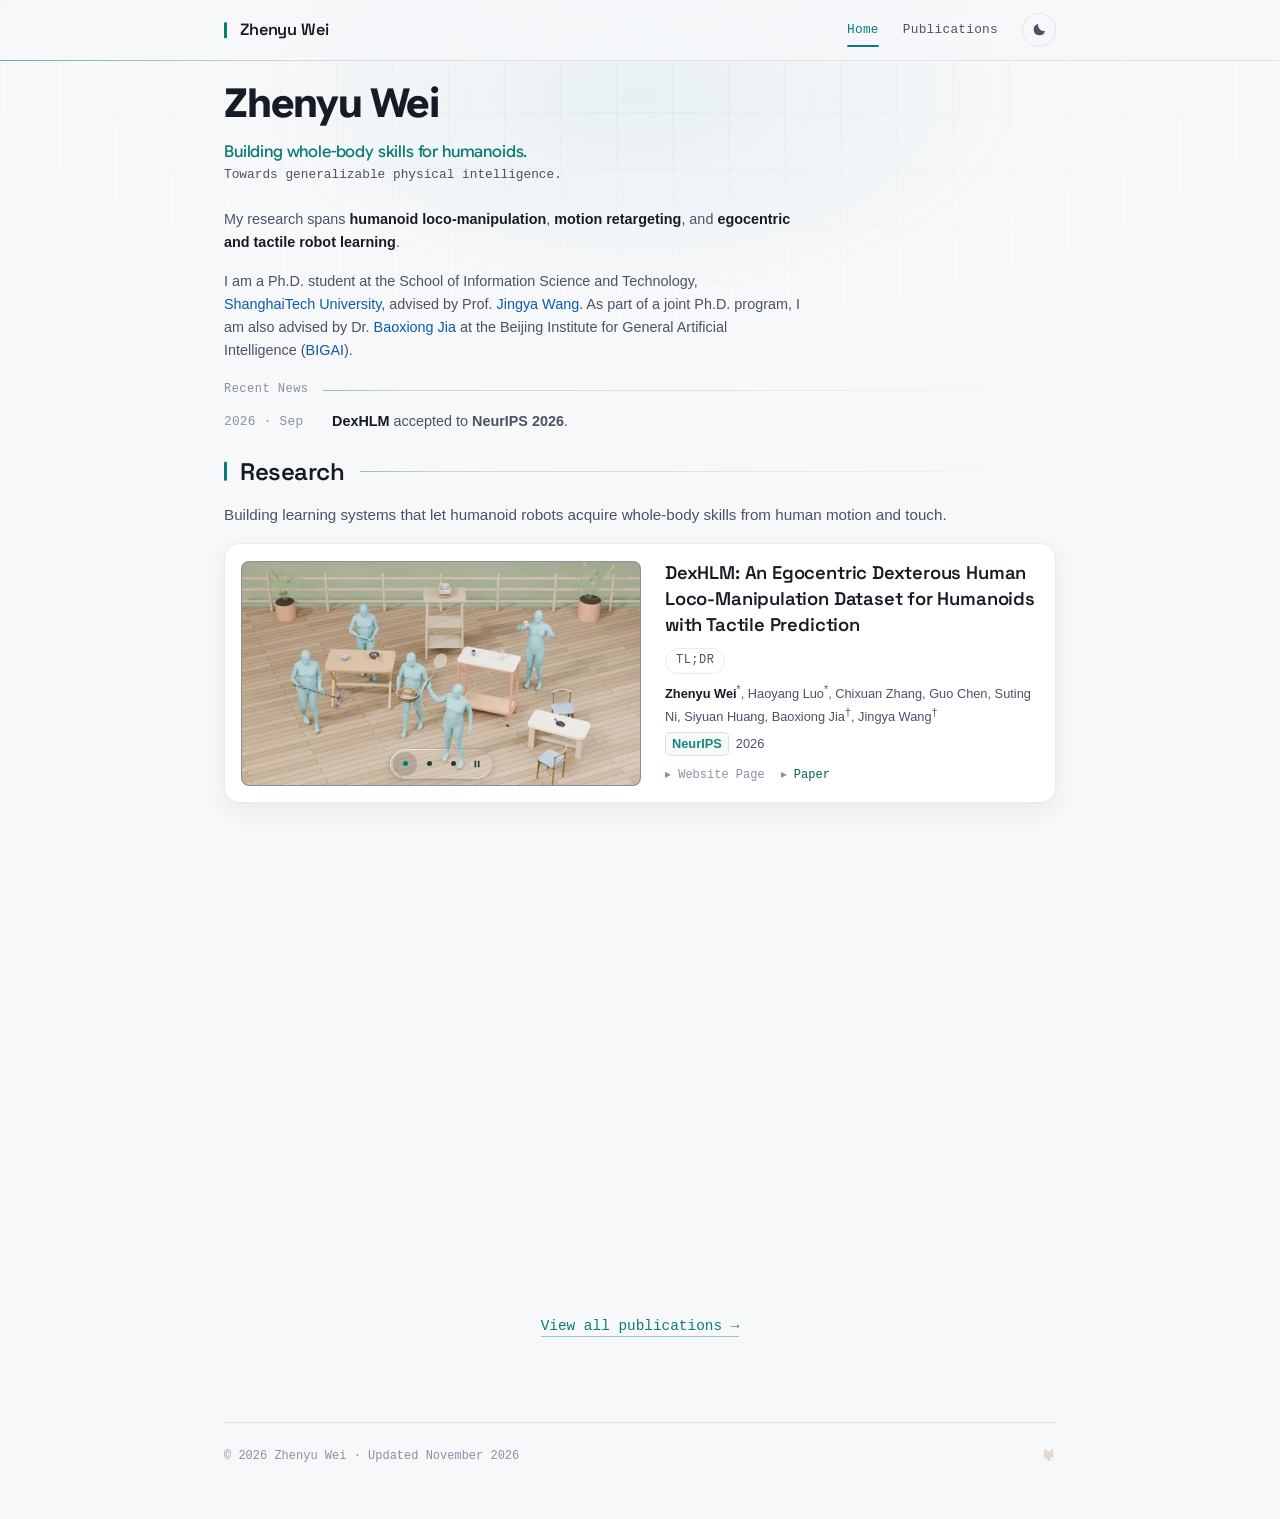
<file: index.html>
<!DOCTYPE html>

<html data-theme="light" lang="en">
  <head>
    <meta charset="utf-8"/>
    <meta content="width=device-width, initial-scale=1" name="viewport"/>
    <title>Zhenyu Wei | Humanoid Robotics &amp; Embodied AI</title>
    <meta content="Zhenyu Wei" name="author"/>
    <meta content="Zhenyu Wei is a Ph.D. student at ShanghaiTech University, jointly trained with BIGAI, studying humanoid robotics and embodied AI." name="description"/>
    <meta content="website" property="og:type"/>
    <meta content="Zhenyu Wei | Humanoid Robotics &amp; Embodied AI" property="og:title"/>
    <meta content="Research in whole-body dexterous manipulation, motion retargeting, and egocentric and tactile data for robot learning." property="og:description"/>
    <meta content="Zhenyu Wei" property="og:site_name"/>
    <link href="https://zhenyuwei-me.github.io/" rel="canonical"/>
    <meta content="https://zhenyuwei-me.github.io/" property="og:url"/>
    <meta content="#fafafa" name="theme-color"/>
    <script src="assets/theme.js?v=f0c434ba8b87"></script>
    <link href="assets/favicon.svg" rel="icon" type="image/svg+xml"/>
    <link as="font" crossorigin="" href="assets/fonts/space-grotesk.woff2" rel="preload" type="font/woff2"/>
    <link as="font" crossorigin="" href="assets/fonts/google-sans-flex.woff2" rel="preload" type="font/woff2"/>
    <link href="assets/style.css" rel="stylesheet"/>
    <link href="assets/content.css?v=cf30765c1f76" rel="stylesheet"/>
  </head>
  <body>
    <nav aria-label="Main navigation" class="nav">
      <div class="nav-inner">
        <a class="nav-name" href="./">Zhenyu Wei</a>
        <div class="nav-links">
          <a aria-current="page" class="active" href="./">Home</a>
          <a href="publications.html">Publications</a>

          <button aria-label="Toggle dark mode" aria-pressed="false" class="js-control" id="theme-toggle" title="Toggle dark mode" type="button">
            <svg aria-hidden="true" class="icon-sun" fill="none" stroke="currentColor" stroke-linecap="round" stroke-width="2" viewBox="0 0 24 24"><circle cx="12" cy="12" r="4.4"></circle><path d="M12 2.5v2.4M12 19.1v2.4M2.5 12h2.4M19.1 12h2.4M5.3 5.3l1.7 1.7M17 17l1.7 1.7M18.7 5.3 17 7M7 17l-1.7 1.7"></path></svg>
            <svg aria-hidden="true" class="icon-moon" fill="currentColor" viewBox="0 0 24 24"><path d="M21 13.2A8.6 8.6 0 0 1 10.8 3 8.6 8.6 0 1 0 21 13.2Z"></path></svg>
          </button>
        </div>
      </div>
    </nav>
    <main id="top">

      <header class="hero reveal" id="about">
        <div class="hero-text">
          <h1>Zhenyu Wei</h1>
          <p class="hero-tagline">
            <span class="tagline-primary">Building whole-body skills for humanoids.</span>
            <span class="tagline-secondary">Towards generalizable physical intelligence.</span>
          </p>
          <div class="hero-bio">
            <p>
              My research spans <strong>humanoid loco-manipulation</strong>,
              <strong>motion retargeting</strong>, and
              <strong>egocentric and tactile robot learning</strong>.
            </p>
            <p>
              I am a Ph.D. student at the School of Information Science and Technology,
              <a class="aff" href="https://www.shanghaitech.edu.cn/en/" rel="noopener" target="_blank">ShanghaiTech University</a>,
              advised by Prof. <a class="aff" href="https://faculty.sist.shanghaitech.edu.cn/faculty/wangjingya/" rel="noopener" target="_blank">Jingya Wang</a>.
              As part of a joint Ph.D. program, I am also advised by
              Dr. <a class="aff" href="https://buzz-beater.github.io/" rel="noopener" target="_blank">Baoxiong Jia</a>
              at the Beijing Institute for General Artificial Intelligence
              (<a class="aff" href="https://eng.bigai.ai/" rel="noopener" target="_blank">BIGAI</a>).
            </p>
          </div>
        </div>
      </header>

      <section aria-label="Recent updates" class="news-band reveal">
        <div class="news-band-head">
          <p class="news-band-title">Recent News</p>
          <span aria-hidden="true" class="news-band-rule"></span>
        </div>
        <ul class="news-list" id="news-band-list">
          <li>
            <time class="news-date" datetime="2026-09">2026 · Sep</time>
            <div class="news-body">
              <a href="https://dexhlm.github.io/" rel="noopener" target="_blank"><strong>DexHLM</strong></a>
              accepted to <strong>NeurIPS 2026</strong>.
            </div>
          </li>
        </ul>
      </section>

      <section class="reveal" id="research">
        <h2>Research</h2>
        <p class="research-subtitle">Building learning systems that let humanoid robots acquire whole-body skills from human motion and touch.</p>

        <div class="js-control" id="research-grid-view">
          <div class="grid-videos">
            <div aria-label="DexHLM cover images" aria-roledescription="carousel" class="grid-video cover-carousel" role="group">
              <a aria-label="DexHLM website page" class="cover-link" href="https://dexhlm.github.io/" rel="noopener" target="_blank">
                <img alt="DexHLM human demonstrations of sweeping, cooking, and carrying a basket" class="cover-frame is-active" decoding="async" height="384" loading="lazy" src="assets/media/dexhlm-3-square.webp" width="384">
              </a>
              <div aria-label="Choose a DexHLM cover image" class="cover-controls js-control" role="group">
                <button aria-label="Show DexHLM image 1 of 3" aria-pressed="true" data-slide="0" type="button"></button>
                <button aria-label="Show DexHLM image 2 of 3" aria-pressed="false" data-slide="1" type="button"></button>
                <button aria-label="Show DexHLM image 3 of 3" aria-pressed="false" data-slide="2" type="button"></button>
                <button aria-label="Pause cover slideshow" class="cover-toggle" data-paused="false" type="button">
                  <svg aria-hidden="true" class="icon-pause" fill="currentColor" viewBox="0 0 12 12"><path d="M3 2h2v8H3zm4 0h2v8H7z"></path></svg>
                  <svg aria-hidden="true" class="icon-play" fill="currentColor" viewBox="0 0 12 12"><path d="m3 1 8 5-8 5z"></path></svg>
                </button>
              </div>
            </div>
            <a aria-label="TactiDex website page" class="grid-video" href="https://tactidex.github.io/" rel="noopener" target="_blank"><span class="tactidex-crop"><img alt="TactiDex data collection and annotation framework" decoding="async" height="394" loading="lazy" src="assets/media/tactidex.webp" width="720"></span></a>
          </div>
          <button aria-controls="research-list-view" aria-expanded="false" class="scroll-toggle" id="research-expand-toggle" type="button">
            <span>Scroll or click to expand</span>
            <svg aria-hidden="true" fill="none" stroke="currentColor" stroke-linecap="round" stroke-linejoin="round" stroke-width="2" viewBox="0 0 24 24"><line x1="12" x2="12" y1="5" y2="19"></line><polyline points="19 12 12 19 5 12"></polyline></svg>
          </button>
        </div>
        <div data-collapsed="" id="research-list-view" tabindex="-1">

          <article class="pub pub-flagship reveal">
            <div aria-label="DexHLM cover images" aria-roledescription="carousel" class="pub-media cover-carousel" role="group">
              <a aria-label="DexHLM website page" class="cover-link" href="https://dexhlm.github.io/" rel="noopener" target="_blank">
                <img alt="DexHLM human demonstrations of sweeping, cooking, and carrying a basket" class="cover-frame is-active" decoding="async" height="270" loading="lazy" src="assets/media/dexhlm-3-480.webp" srcset="assets/media/dexhlm-3-480.webp 480w, assets/media/dexhlm-3-960.webp 960w" sizes="(max-width: 760px) calc(100vw - 82px), 400px" width="480">
              </a>
              <div aria-label="Choose a DexHLM cover image" class="cover-controls js-control" role="group">
                <button aria-label="Show DexHLM image 1 of 3" aria-pressed="true" data-slide="0" type="button"></button>
                <button aria-label="Show DexHLM image 2 of 3" aria-pressed="false" data-slide="1" type="button"></button>
                <button aria-label="Show DexHLM image 3 of 3" aria-pressed="false" data-slide="2" type="button"></button>
                <button aria-label="Pause cover slideshow" class="cover-toggle" data-paused="false" type="button">
                  <svg aria-hidden="true" class="icon-pause" fill="currentColor" viewBox="0 0 12 12"><path d="M3 2h2v8H3zm4 0h2v8H7z"></path></svg>
                  <svg aria-hidden="true" class="icon-play" fill="currentColor" viewBox="0 0 12 12"><path d="m3 1 8 5-8 5z"></path></svg>
                </button>
              </div>
            </div>
            <div class="pub-info">
              <h3 class="pub-title"><a href="https://dexhlm.github.io/" rel="noopener" target="_blank">DexHLM: An Egocentric Dexterous Human Loco-Manipulation Dataset for Humanoids with Tactile Prediction</a></h3>
              <div class="pub-tags js-control">
                <button aria-controls="research-summary" aria-expanded="false" aria-haspopup="dialog" class="pub-tag pub-tag-tldr" type="button">TL;DR</button>
                <div aria-label="TL;DR" class="pub-popover" hidden="" id="research-summary" role="dialog">DexHLM pairs first-person RGB-D with body motion, hand motion, object trajectories, and tactile measurements. It uses touch to refine contact and predicts tactile signals from egocentric observations to support recovery of whole-body interactions.</div>
              </div>
              <p class="pub-authors"><strong>Zhenyu Wei</strong><sup>*</sup>, Haoyang Luo<sup>*</sup>, Chixuan Zhang, Guo Chen, Suting Ni, Siyuan Huang, Baoxiong Jia<sup>†</sup>, Jingya Wang<sup>†</sup></p>
              <p class="pub-venue"><span class="venue-label"><span class="venue-name">NeurIPS</span> <span class="venue-year">2026</span></span></p>
              <p class="pub-links">
                <a aria-disabled="true" role="link" tabindex="-1">Website Page</a>
                <a href="https://openreview.net/forum?id=0UDyFy4rIa" rel="noopener" target="_blank">Paper</a>
              </p>
            </div>
          </article>

          <ul class="pub-list pub-list-2col">
            <li class="pub reveal">
              <a aria-label="TactiDex website page" class="pub-media pub-media-figure tactidex-figure" href="https://tactidex.github.io/" rel="noopener" target="_blank">
                <span class="tactidex-crop"><img alt="TactiDex data collection and annotation framework" decoding="async" height="394" loading="lazy" src="assets/media/tactidex.webp" width="720"></span>
              </a>
              <div class="pub-info">
                <h3 class="pub-title"><a href="https://tactidex.github.io/" rel="noopener" target="_blank">TactiDex: A Real-World Tactile-Guided Benchmark for Human-Like Dexterous Manipulation</a></h3>
                <div class="pub-tags js-control">
                  <button aria-controls="tactidex-summary" aria-expanded="false" aria-haspopup="dialog" class="pub-tag pub-tag-tldr" type="button">TL;DR</button>
                  <div aria-label="TL;DR" class="pub-popover" hidden="" id="tactidex-summary" role="dialog">TactiDex combines whole-hand tactile measurements with hand motion and object states. Its TactiSkill framework uses these signals to transfer human demonstrations to single-hand and bimanual robot manipulation.</div>
                </div>
                <p class="pub-authors">Suting Ni, Hanbing Zhang, <strong>Zhenyu Wei</strong>, Guo Chen, Chixuan Zhang, Ye Shi, Jingya Wang<sup>†</sup></p>
                <p class="pub-venue"><span class="venue-label"><span class="venue-name">ACM MM</span> <span class="venue-year">2026</span></span> <strong class="pub-highlight">Oral</strong></p>
                <p class="pub-links">
                  <a href="https://tactidex.github.io/" rel="noopener" target="_blank">Website Page</a>
                  <a href="https://arxiv.org/abs/2607.09190" rel="noopener" target="_blank">Paper</a>
                </p>
              </div>
            </li>
          </ul>
        </div>
        <p class="pub-see-all"><a href="publications.html">View all publications →</a></p>
      </section>

      <footer class="footer">
        <p>© <span id="year">2026</span> Zhenyu Wei · Updated November 2026</p>
        <p class="footer-fox" id="footer-fox"><span class="fox-text">built with </span>🦊</p>
      </footer>
    </main>
    <script defer="" src="assets/site.js?v=d7e7273bc73c"></script>
  </body>
</html>
</file>
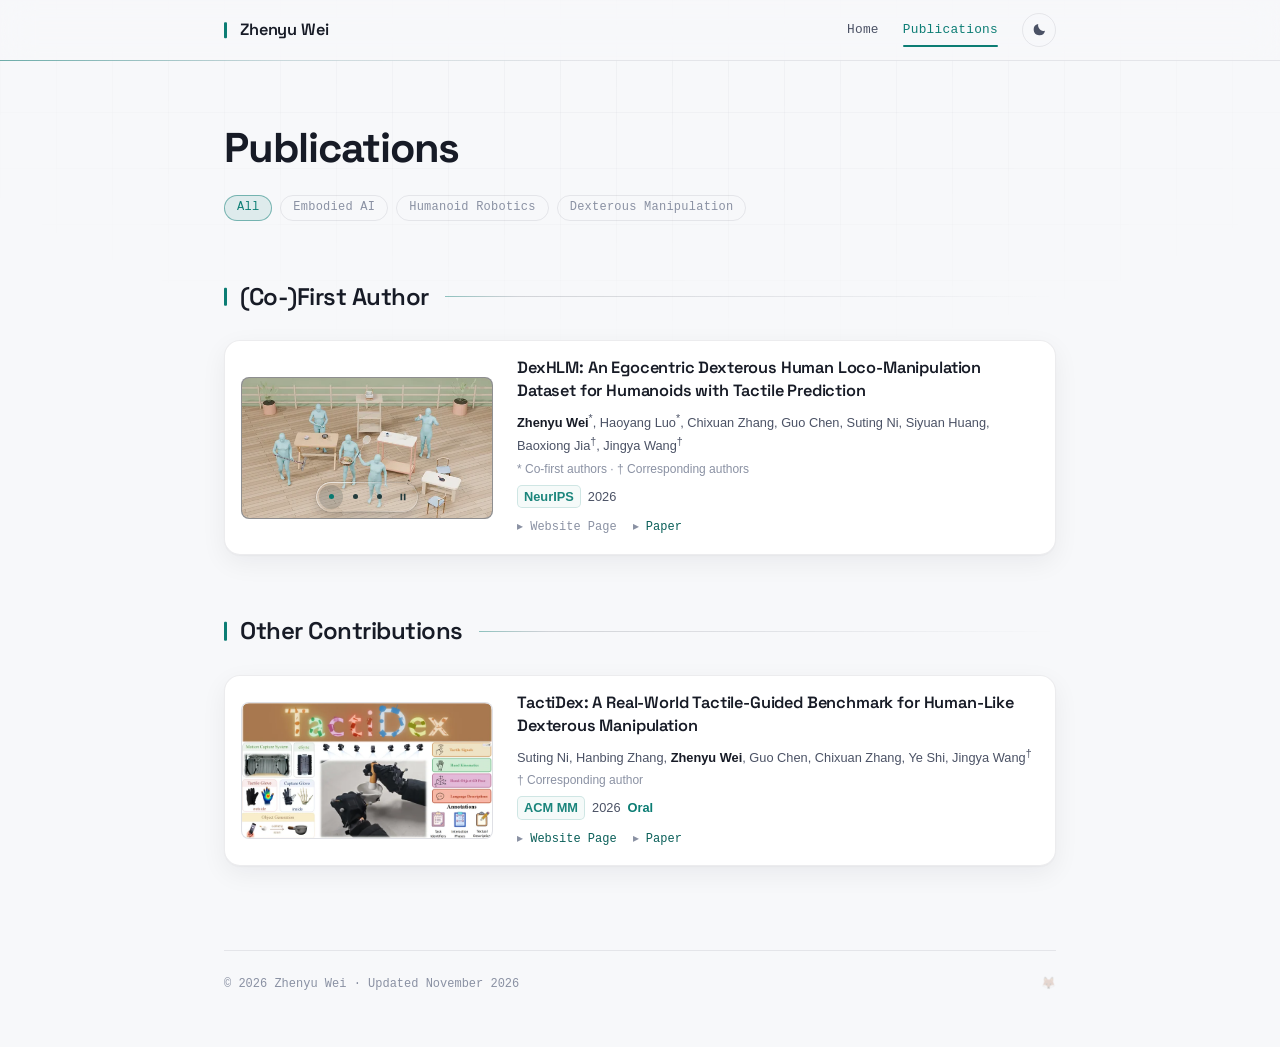
<file: publications.html>
<!DOCTYPE html>

<html data-theme="light" lang="en">
  <head>
    <meta charset="utf-8"/>
    <meta content="width=device-width, initial-scale=1" name="viewport"/>
    <title>Publications · Zhenyu Wei | Humanoid Robotics &amp; Embodied AI</title>
    <meta content="Zhenyu Wei" name="author"/>
    <meta content="Publications by Zhenyu Wei in humanoid robotics, dexterous manipulation, and embodied AI." name="description"/>
    <meta content="website" property="og:type"/>
    <meta content="Publications · Zhenyu Wei" property="og:title"/>
    <meta content="Research publications by Zhenyu Wei in humanoid robotics and embodied AI." property="og:description"/>
    <meta content="Zhenyu Wei" property="og:site_name"/>
    <link href="https://zhenyuwei-me.github.io/publications.html" rel="canonical"/>
    <meta content="https://zhenyuwei-me.github.io/publications.html" property="og:url"/>
    <meta content="#fafafa" name="theme-color"/>
    <script src="assets/theme.js?v=f0c434ba8b87"></script>
    <link href="assets/favicon.svg" rel="icon" type="image/svg+xml"/>
    <link as="font" crossorigin="" href="assets/fonts/space-grotesk.woff2" rel="preload" type="font/woff2"/>
    <link href="assets/style.css" rel="stylesheet"/>
    <link href="assets/content.css?v=cf30765c1f76" rel="stylesheet"/>
  </head>
  <body>
    <nav aria-label="Main navigation" class="nav">
      <div class="nav-inner">
        <a class="nav-name" href="./">Zhenyu Wei</a>
        <div class="nav-links">
          <a href="./">Home</a>
          <a aria-current="page" class="active" href="publications.html">Publications</a>

          <button aria-label="Toggle dark mode" aria-pressed="false" class="js-control" id="theme-toggle" title="Toggle dark mode" type="button">
            <svg aria-hidden="true" class="icon-sun" fill="none" stroke="currentColor" stroke-linecap="round" stroke-width="2" viewBox="0 0 24 24"><circle cx="12" cy="12" r="4.4"></circle><path d="M12 2.5v2.4M12 19.1v2.4M2.5 12h2.4M19.1 12h2.4M5.3 5.3l1.7 1.7M17 17l1.7 1.7M18.7 5.3 17 7M7 17l-1.7 1.7"></path></svg>
            <svg aria-hidden="true" class="icon-moon" fill="currentColor" viewBox="0 0 24 24"><path d="M21 13.2A8.6 8.6 0 0 1 10.8 3 8.6 8.6 0 1 0 21 13.2Z"></path></svg>
          </button>
        </div>
      </div>
    </nav>
    <main id="top">
      <header class="pub-page-header reveal">
        <h1>Publications</h1>

        <div aria-label="Filter publications by topic" class="pub-filters js-control" role="group">
          <button aria-pressed="true" class="pub-filter active" data-topic="all" type="button">All</button>
          <button aria-pressed="false" class="pub-filter" data-topic="embodied-ai" type="button">Embodied AI</button>
          <button aria-pressed="false" class="pub-filter" data-topic="humanoid" type="button">Humanoid Robotics</button>
          <button aria-pressed="false" class="pub-filter" data-topic="dexterous" type="button">Dexterous Manipulation</button>
        </div>
      </header>

      <section class="reveal">
        <h2>(Co-)First Author</h2>
        <ul class="pub-list">
          <li class="pub reveal" data-topics="embodied-ai humanoid dexterous">
            <div aria-label="DexHLM cover images" aria-roledescription="carousel" class="pub-media cover-carousel" role="group">
              <a aria-label="DexHLM website page" class="cover-link" href="https://dexhlm.github.io/" rel="noopener" target="_blank">
                <img alt="DexHLM human demonstrations of sweeping, cooking, and carrying a basket" class="cover-frame is-active" decoding="async" height="270" loading="lazy" src="assets/media/dexhlm-3-480.webp" srcset="assets/media/dexhlm-3-480.webp 480w, assets/media/dexhlm-3-960.webp 960w" sizes="(max-width: 760px) calc(100vw - 82px), 252px" width="480">
              </a>
              <div aria-label="Choose a DexHLM cover image" class="cover-controls js-control" role="group">
                <button aria-label="Show DexHLM image 1 of 3" aria-pressed="true" data-slide="0" type="button"></button>
                <button aria-label="Show DexHLM image 2 of 3" aria-pressed="false" data-slide="1" type="button"></button>
                <button aria-label="Show DexHLM image 3 of 3" aria-pressed="false" data-slide="2" type="button"></button>
                <button aria-label="Pause cover slideshow" class="cover-toggle" data-paused="false" type="button">
                  <svg aria-hidden="true" class="icon-pause" fill="currentColor" viewBox="0 0 12 12"><path d="M3 2h2v8H3zm4 0h2v8H7z"></path></svg>
                  <svg aria-hidden="true" class="icon-play" fill="currentColor" viewBox="0 0 12 12"><path d="m3 1 8 5-8 5z"></path></svg>
                </button>
              </div>
            </div>
            <div class="pub-info">
              <h3 class="pub-title"><a href="https://dexhlm.github.io/" rel="noopener" target="_blank">DexHLM: An Egocentric Dexterous Human Loco-Manipulation Dataset for Humanoids with Tactile Prediction</a></h3>
              <p class="pub-authors"><strong>Zhenyu Wei</strong><sup>*</sup>, Haoyang Luo<sup>*</sup>, Chixuan Zhang, Guo Chen, Suting Ni, Siyuan Huang, Baoxiong Jia<sup>†</sup>, Jingya Wang<sup>†</sup></p>
              <p class="pub-note">* Co-first authors · † Corresponding authors</p>
              <p class="pub-venue"><span class="venue-label"><span class="venue-name">NeurIPS</span> <span class="venue-year">2026</span></span></p>
              <p class="pub-links">
                <a aria-disabled="true" role="link" tabindex="-1">Website Page</a>
                <a href="https://openreview.net/forum?id=0UDyFy4rIa" rel="noopener" target="_blank">Paper</a>
              </p>
            </div>
          </li>
        </ul>
      </section>

      <section class="reveal">
        <h2>Other Contributions</h2>
        <ul class="pub-list">
          <li class="pub reveal" data-topics="embodied-ai dexterous">
            <a aria-label="TactiDex website page" class="pub-media pub-media-figure tactidex-figure" href="https://tactidex.github.io/" rel="noopener" target="_blank">
              <span class="tactidex-crop"><img alt="TactiDex data collection and annotation framework" decoding="async" height="394" loading="lazy" src="assets/media/tactidex.webp" width="720"></span>
            </a>
            <div class="pub-info">
              <h3 class="pub-title"><a href="https://tactidex.github.io/" rel="noopener" target="_blank">TactiDex: A Real-World Tactile-Guided Benchmark for Human-Like Dexterous Manipulation</a></h3>
              <p class="pub-authors">Suting Ni, Hanbing Zhang, <strong>Zhenyu Wei</strong>, Guo Chen, Chixuan Zhang, Ye Shi, Jingya Wang<sup>†</sup></p>
              <p class="pub-note">† Corresponding author</p>
              <p class="pub-venue"><span class="venue-label"><span class="venue-name">ACM MM</span> <span class="venue-year">2026</span></span> <strong class="pub-highlight">Oral</strong></p>
              <p class="pub-links">
                <a href="https://tactidex.github.io/" rel="noopener" target="_blank">Website Page</a>
                <a href="https://arxiv.org/abs/2607.09190" rel="noopener" target="_blank">Paper</a>
              </p>
            </div>
          </li>
        </ul>
      </section>

      <footer class="footer">
        <p>© <span id="year">2026</span> Zhenyu Wei · Updated November 2026</p>
        <p class="footer-fox" id="footer-fox"><span class="fox-text">built with </span>🦊</p>
      </footer>
    </main>
    <script defer="" src="assets/site.js?v=d7e7273bc73c"></script>
  </body>
</html>
</file>
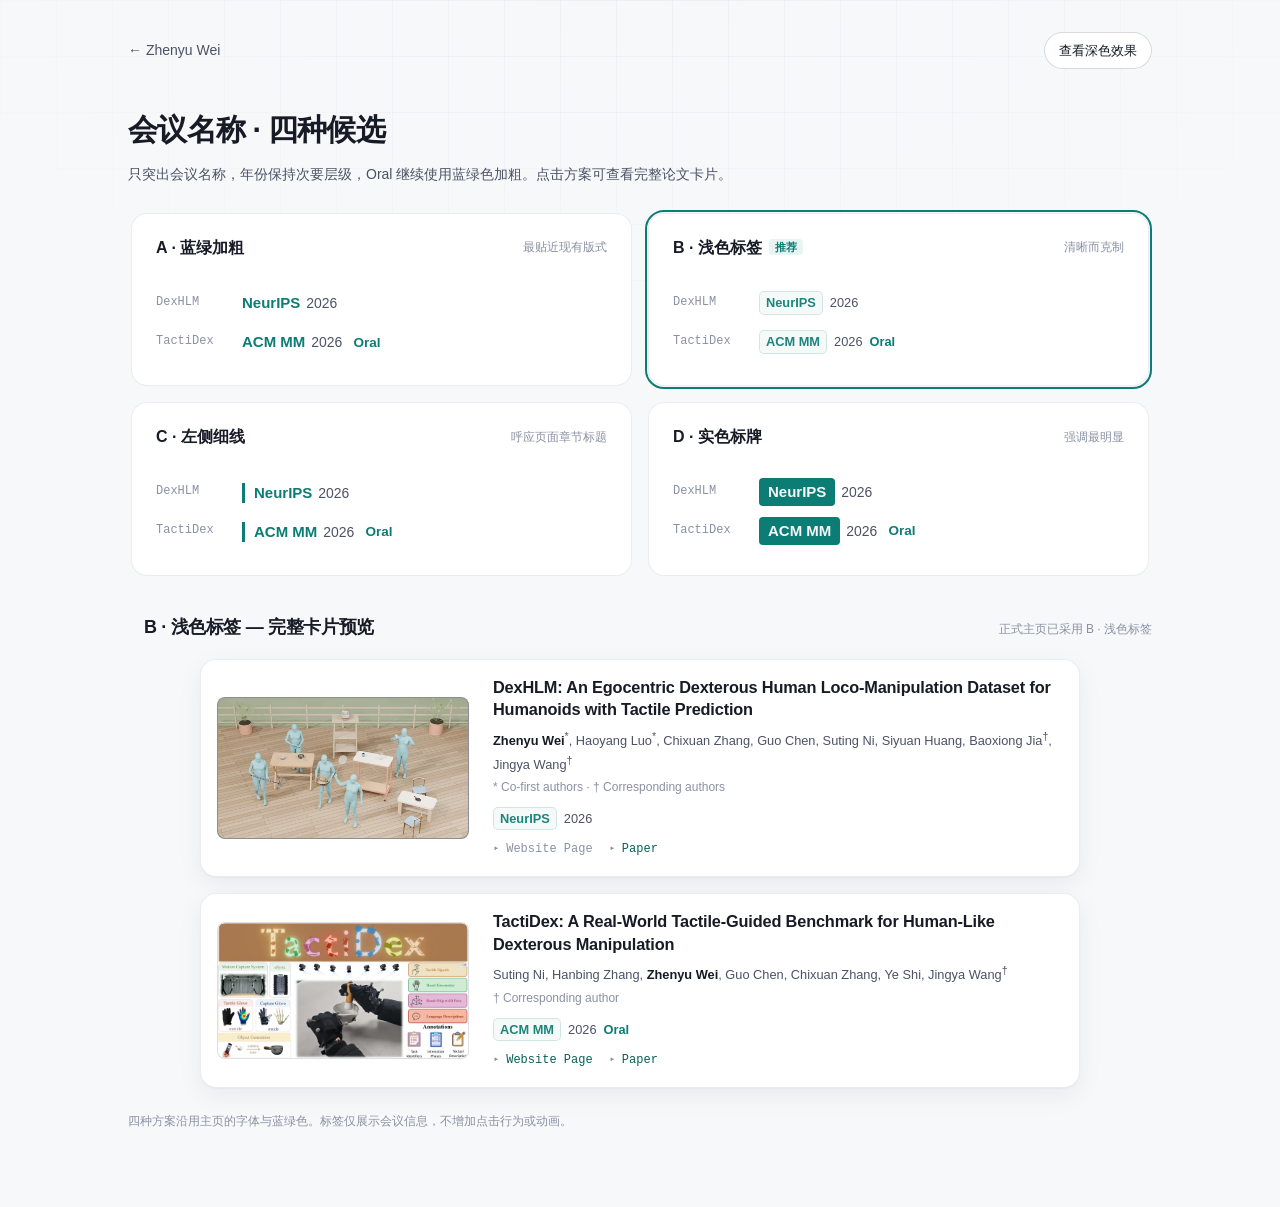
<file: venue-options.html>
<!doctype html>
<html lang="zh-CN" data-theme="light">
<head>
  <meta charset="utf-8">
  <meta name="viewport" content="width=device-width,initial-scale=1">
  <meta name="robots" content="noindex">
  <title>会议名称样式候选 · Zhenyu Wei</title>
  <link rel="icon" href="assets/favicon.svg" type="image/svg+xml">
  <link rel="stylesheet" href="assets/style.css">
  <link rel="stylesheet" href="assets/content.css?v=cf30765c1f76">
  <style>
    .options-page { max-width: 1080px; margin: 0 auto; padding: 32px 28px 64px; }
    .options-top { display: flex; align-items: center; justify-content: space-between; gap: 16px; margin-bottom: 36px; }
    .options-top a { color: var(--text-secondary); font-size: 14px; }
    .options-theme { border: 1px solid var(--border-strong); border-radius: 22px; padding: 7px 14px; background: var(--bg-elevated); font-size: 13px; cursor: pointer; }
    .options-page h1 { margin: 0 0 8px; font-size: 30px; letter-spacing: -0.025em; }
    .options-intro { color: var(--text-secondary); margin: 0 0 24px; font-size: 14px; }
    .options-grid { display: grid; grid-template-columns: repeat(2,minmax(0,1fr)); gap: 16px; padding: 3px; }
    .option { margin: 0; border: 1px solid var(--border); border-radius: 16px; padding: 21px 24px 24px; background: var(--bg-elevated); }
    .option.is-selected { outline: 2px solid var(--accent); outline-offset: 1px; }
    .option-head { display: flex; align-items: center; justify-content: space-between; gap: 12px; margin-bottom: 22px; }
    .option-select { border: 0; background: none; padding: 0; color: var(--text); text-align: left; font-weight: 600; font-size: 16px; cursor: pointer; }
    .recommendation { color: var(--accent); border-radius: 4px; background: var(--accent-dim); font-size: 11px; padding: 2px 6px; margin-left: 7px; vertical-align: 2px; }
    .option-description { color: var(--text-tertiary); font-size: 12px; }
    .venue-demo { display: grid; grid-template-columns: 76px minmax(0,1fr); align-items: center; min-height: 39px; gap: 10px; }
    .paper-short { color: var(--text-tertiary); font-size: 12px; font-family: var(--font-mono); }
    .venue-label { display: inline-flex; gap: 6px; align-items: baseline; vertical-align: middle; white-space: nowrap; line-height: 1.35; }
    .venue-name { font-weight: 700; }
    .venue-year { color: var(--text-secondary); font-size: 0.93em; font-weight: 400; }
    .venue-line { color: var(--text-secondary); font-size: 15px; }
    .venue-line .oral { color: var(--accent); font-weight: 700; font-size: 0.9em; margin-left: 7px; white-space: nowrap; }
    .example-list .venue-name { background: transparent; border: 0; padding: 0; color: inherit; }
    [data-venue-style="a"] .venue-name { color: var(--accent); }
    [data-venue-style="b"] .venue-line { display: flex; flex-wrap: wrap; align-items: baseline; gap: 4px 7px; font-size: var(--fs-sm); line-height: 1.4; }
    [data-venue-style="b"] .venue-label { display: contents; }
    [data-venue-style="b"] .venue-name { color: color-mix(in srgb,var(--accent) 94%,var(--bg-elevated)); background: color-mix(in srgb,var(--accent) 4%,transparent); border: 1px solid color-mix(in srgb,var(--accent) 16%,transparent); border-radius: 5px; padding: 2px 6px; font-weight: 600; }
    [data-venue-style="b"] .venue-year, [data-venue-style="b"] .oral { font-size: 1em; margin-left: 0; }
    [data-venue-style="c"] .venue-name { color: var(--accent); border-left: 3px solid var(--accent); padding-left: 9px; }
    [data-venue-style="d"] .venue-name { color: var(--bg); background: var(--accent); border-radius: 4px; padding: 4px 9px; }
    .example-head { display: flex; gap: 16px; align-items: baseline; justify-content: space-between; margin: 34px 0 16px; }
    .example-head h2 { display: block; margin: 0; font-size: 18px; }
    .example-head h2::before,.example-head h2::after { content: none; }
    .example-head span { color: var(--text-tertiary); font-size: 12px; }
    .example-list { display: grid; gap: 16px; max-width: 880px; margin: 0 auto; }
    .example-list .pub { margin: 0; }
    .example-list .pub-venue { margin-top: 9px; }
    .example-list .pub-media { width: 100%; }
    .options-footer { color: var(--text-tertiary); font-size: 12px; margin-top: 24px; }
    @media(max-width:720px) {
      .options-page { padding: 24px 18px 40px; }
      .options-grid { grid-template-columns: 1fr; }
      .option { padding: 18px 20px; }
      .example-list .pub { grid-template-columns: 1fr; }
      .example-list .pub-media { max-width: none; }
      .example-head { align-items: flex-start; flex-direction: column; gap: 3px; }
      .option-description { font-size: 11px; }
    }
  </style>
</head>
<body>
  <main class="options-page">
    <div class="options-top"><a href="./">← Zhenyu Wei</a><button class="options-theme" type="button" aria-pressed="false">查看深色效果</button></div>
    <h1>会议名称 · 四种候选</h1>
    <p class="options-intro">只突出会议名称，年份保持次要层级，Oral 继续使用蓝绿色加粗。点击方案可查看完整论文卡片。</p>
    <div class="options-grid" id="venue-options">
      <section class="option" data-venue-style="a">
        <div class="option-head"><button class="option-select" data-select="a" aria-pressed="false">A · 蓝绿加粗</button><span class="option-description">最贴近现有版式</span></div>
        <div class="venue-demo"><span class="paper-short">DexHLM</span><div class="venue-line"><span class="venue-label"><span class="venue-name">NeurIPS</span> <span class="venue-year">2026</span></span></div></div>
        <div class="venue-demo"><span class="paper-short">TactiDex</span><div class="venue-line"><span class="venue-label"><span class="venue-name">ACM MM</span> <span class="venue-year">2026</span></span> <span class="oral">Oral</span></div></div>
      </section>
      <section class="option is-selected" data-venue-style="b">
        <div class="option-head"><button class="option-select" data-select="b" aria-pressed="true">B · 浅色标签<span class="recommendation">推荐</span></button><span class="option-description">清晰而克制</span></div>
        <div class="venue-demo"><span class="paper-short">DexHLM</span><div class="venue-line"><span class="venue-label"><span class="venue-name">NeurIPS</span> <span class="venue-year">2026</span></span></div></div>
        <div class="venue-demo"><span class="paper-short">TactiDex</span><div class="venue-line"><span class="venue-label"><span class="venue-name">ACM MM</span> <span class="venue-year">2026</span></span> <span class="oral">Oral</span></div></div>
      </section>
      <section class="option" data-venue-style="c">
        <div class="option-head"><button class="option-select" data-select="c" aria-pressed="false">C · 左侧细线</button><span class="option-description">呼应页面章节标题</span></div>
        <div class="venue-demo"><span class="paper-short">DexHLM</span><div class="venue-line"><span class="venue-label"><span class="venue-name">NeurIPS</span> <span class="venue-year">2026</span></span></div></div>
        <div class="venue-demo"><span class="paper-short">TactiDex</span><div class="venue-line"><span class="venue-label"><span class="venue-name">ACM MM</span> <span class="venue-year">2026</span></span> <span class="oral">Oral</span></div></div>
      </section>
      <section class="option" data-venue-style="d">
        <div class="option-head"><button class="option-select" data-select="d" aria-pressed="false">D · 实色标牌</button><span class="option-description">强调最明显</span></div>
        <div class="venue-demo"><span class="paper-short">DexHLM</span><div class="venue-line"><span class="venue-label"><span class="venue-name">NeurIPS</span> <span class="venue-year">2026</span></span></div></div>
        <div class="venue-demo"><span class="paper-short">TactiDex</span><div class="venue-line"><span class="venue-label"><span class="venue-name">ACM MM</span> <span class="venue-year">2026</span></span> <span class="oral">Oral</span></div></div>
      </section>
    </div>
    <div class="example-head"><h2 id="example-label">B · 浅色标签 — 完整卡片预览</h2><span>正式主页已采用 B · 浅色标签</span></div>
    <div class="example-list" data-venue-style="b">
      <article class="pub">
        <div class="pub-media"><img src="assets/media/dexhlm-3-480.webp" alt="DexHLM" width="480" height="270"></div>
        <div class="pub-info">
          <h3 class="pub-title">DexHLM: An Egocentric Dexterous Human Loco-Manipulation Dataset for Humanoids with Tactile Prediction</h3>
          <p class="pub-authors"><strong>Zhenyu Wei</strong><sup>*</sup>, Haoyang Luo<sup>*</sup>, Chixuan Zhang, Guo Chen, Suting Ni, Siyuan Huang, Baoxiong Jia<sup>†</sup>, Jingya Wang<sup>†</sup></p>
          <p class="pub-note">* Co-first authors · † Corresponding authors</p>
          <p class="pub-venue venue-line"><span class="venue-label"><span class="venue-name">NeurIPS</span> <span class="venue-year">2026</span></span></p>
          <p class="pub-links"><a aria-disabled="true" role="link" tabindex="-1">Website Page</a><a href="https://openreview.net/forum?id=0UDyFy4rIa" target="_blank" rel="noopener">Paper</a></p>
        </div>
      </article>
      <article class="pub">
        <div class="pub-media pub-media-figure tactidex-figure"><span class="tactidex-crop"><img src="assets/media/tactidex.webp" alt="TactiDex" width="720" height="394"></span></div>
        <div class="pub-info">
          <h3 class="pub-title">TactiDex: A Real-World Tactile-Guided Benchmark for Human-Like Dexterous Manipulation</h3>
          <p class="pub-authors">Suting Ni, Hanbing Zhang, <strong>Zhenyu Wei</strong>, Guo Chen, Chixuan Zhang, Ye Shi, Jingya Wang<sup>†</sup></p>
          <p class="pub-note">† Corresponding author</p>
          <p class="pub-venue venue-line"><span class="venue-label"><span class="venue-name">ACM MM</span> <span class="venue-year">2026</span></span> <span class="oral">Oral</span></p>
          <p class="pub-links"><a href="https://tactidex.github.io/" target="_blank" rel="noopener">Website Page</a><a href="https://arxiv.org/abs/2607.09190" target="_blank" rel="noopener">Paper</a></p>
        </div>
      </article>
    </div>
    <p class="options-footer">四种方案沿用主页的字体与蓝绿色。标签仅展示会议信息，不增加点击行为或动画。</p>
  </main>
  <script>
    const labels = {a:"A · 蓝绿加粗",b:"B · 浅色标签",c:"C · 左侧细线",d:"D · 实色标牌"};
    for (const button of document.querySelectorAll("[data-select]")) button.addEventListener("click", () => {
      const selected = button.dataset.select;
      document.querySelector(".example-list").dataset.venueStyle = selected;
      document.querySelector("#example-label").textContent = labels[selected] + " — 完整卡片预览";
      for (const option of document.querySelectorAll(".option")) {
        const active = option.dataset.venueStyle === selected;
        option.classList.toggle("is-selected", active);
        option.querySelector("button").setAttribute("aria-pressed", String(active));
      }
    });
    document.querySelector(".options-theme").addEventListener("click", event => {
      const dark = document.documentElement.dataset.theme !== "dark";
      document.documentElement.dataset.theme = dark ? "dark" : "light";
      event.currentTarget.setAttribute("aria-pressed", String(dark));
      event.currentTarget.textContent = dark ? "查看浅色效果" : "查看深色效果";
    });
  </script>
</body>
</html>
</file>
<file: assets/style.css>
/* Reference layout and color themes. */

:root {
  --bg: #0b0e14;
  --bg-elevated: #11151f;
  --border: rgba(255, 255, 255, 0.08);
  --border-strong: rgba(255, 255, 255, 0.14);
  --text: #e8eaf0;
  --text-secondary: #a8b0c0;
  --text-tertiary: #6b7385;
  --accent: #5eead4;          /* teal */
  --accent-dim: rgba(94, 234, 212, 0.12);
  /* Links sit in the accent's own hue family, a step down in saturation so
     body links read as interactive without competing with the accent marks.
     They used to be sky blue at 199deg against a 171deg accent — 28deg apart,
     close enough to look like one idea and far enough to fight. */
  --link: #8fded0;
  /* Affiliation colours. People take the colour of the institution they are
     at, so a name and its lab read as one thing — the convention haoruxue and
     geng-haoran both use. These are chromatic marks, not the site accent:
     teal stays the site's own voice, in the nav marks and section ticks. */
  --aff-berkeley: #8ec8ff;
  /* Amazon's own #ff9900 carries the dark ground at 9.0:1, but only manages
     2.0:1 on the light one — far under AA — so light runs the same hue
     darkened to 4.9:1 rather than the literal brand value. */
  --aff-amazon: #ff9900;
  /* Venue marks, same idea. Each brand value clears AA on one ground only —
     CoRL's #b35a1f is 4.0:1 on dark, Science's #d0021b is 3.3:1 — so each
     theme carries its own step along the same hue. */
  --venue-corl: #d98038;
  --venue-scirobotics: #f9584f;
  --font-sans: "Inter", -apple-system, BlinkMacSystemFont, "Segoe UI", sans-serif;
  --font-display: "Space Grotesk", var(--font-sans);
  --font-mono: "JetBrains Mono", ui-monospace, "SF Mono", monospace;
  --maxw: 880px;
  --radius: 16px;
  /* Type scale. The stylesheet had grown 23 distinct font sizes, many of them
     1-2% apart — differences too small to register as hierarchy but big enough
     that nothing quite lines up. Seven steps, each a real one. */
  --fs-3xl: 1.5rem;
  --fs-2xl: 1.15rem;
  --fs-xl: 1.02rem;
  --fs-lg: 0.95rem;
  --fs-md: 0.9rem;
  --fs-ms: 0.85rem;   /* half-step: md to sm is the scale's widest gap */
  --fs-sm: 0.8rem;
  --fs-xs: 0.75rem;
  /* Control sizes. The small controls had drifted to six different heights
     (36/32/30/26/24) and two radii, so a row of them never sat on one line. */
  --ctl-h: 34px;      /* email, socials, theme toggle */
  --ctl-h-sm: 26px;   /* tags, badges, filters */
  /* Resting elevation. Large radius, very low opacity: the point is a soft
     lift off the page, not a visible drop shadow. On the dark ground a black
     shadow has to work harder, hence the higher alpha here than in light. */
  --elev-1: 0 1px 2px rgba(0, 0, 0, 0.28), 0 10px 30px rgba(0, 0, 0, 0.34);
  --elev-2: 0 2px 6px rgba(0, 0, 0, 0.32), 0 20px 56px rgba(0, 0, 0, 0.42);
}

:root[data-theme="light"] {
  /* The ground was pure neutral grey while every text tone was cool at ~224deg.
     Tint it to match, so the light theme is as considered as the dark one. */
  --bg: #f7f8fa;
  --bg-elevated: #ffffff;
  --border: rgba(15, 23, 42, 0.08);
  --border-strong: rgba(15, 23, 42, 0.16);
  --text: #171b26;
  --text-secondary: #4b5265;
  --text-tertiary: #8a91a3;
  /* #0d9488 only reached 3.5:1 on the light ground, short of AA for the
     tagline and the active nav item. #0c7d74 clears it at 4.7:1; the link a
     step darker again so the two stay distinguishable. */
  --accent: #0c7d74;
  --accent-dim: rgba(12, 125, 116, 0.09);
  --link: #0a5f59;
  --aff-berkeley: #0b5cad;
  --aff-amazon: #9a5f00;
  --venue-corl: #b35a1f;
  --venue-scirobotics: #d0021b;
  --elev-1: 0 1px 2px rgba(15, 23, 42, 0.04), 0 8px 26px rgba(15, 23, 42, 0.06);
  --elev-2: 0 2px 6px rgba(15, 23, 42, 0.05), 0 20px 56px rgba(15, 23, 42, 0.09);
}

* { box-sizing: border-box; }

/* Buttons do not inherit the page font. Two rules set `font: inherit` locally;
   the rest were falling back to the browser default. */
button,
input,
select,
textarea {
  font: inherit;
  color: inherit;
}

/* The site defined no focus styling, leaving keyboard users on the browser
   default over custom-coloured surfaces. */
:focus-visible {
  outline: 2px solid var(--accent);
  outline-offset: 3px;
  border-radius: 3px;
}

html {
  scroll-behavior: smooth;
  scroll-padding-top: 84px;
}

body {
  margin: 0;
  background: var(--bg);
  color: var(--text);
  font-family: var(--font-sans);
  font-size: 16px;
  line-height: 1.65;
  -webkit-font-smoothing: antialiased;
  text-rendering: optimizeLegibility;
}

/* Subtle tech grid backdrop. This replaced an interactive dot field driven by
   the pointer; that effect had to be masked away from the 880px reading column
   and switched off below 1100px to keep text legible, which left it visible
   only in two narrow gutters — not worth 140 lines of canvas code. */
body::before {
  content: "";
  position: fixed;
  inset: 0;
  z-index: -1;
  background-image:
    linear-gradient(var(--border) 1px, transparent 1px),
    linear-gradient(90deg, var(--border) 1px, transparent 1px);
  background-size: 56px 56px;
  mask-image: radial-gradient(ellipse 90% 60% at 50% 0%, black 0%, transparent 72%);
  -webkit-mask-image: radial-gradient(ellipse 90% 60% at 50% 0%, black 0%, transparent 72%);
  opacity: 0.5;
  pointer-events: none;
}

a {
  color: var(--link);
  text-decoration: none;
  transition: color 0.15s ease;
}

a:hover { color: var(--accent); }

::selection {
  background: var(--accent);
  color: #06251f;
}

:root[data-theme="light"] ::selection {
  background: var(--accent);
  color: #ffffff;
}

/* ============================== Nav ============================== */

.nav {
  position: sticky;
  top: 0;
  z-index: 10;
  backdrop-filter: blur(16px) saturate(160%);
  -webkit-backdrop-filter: blur(16px) saturate(160%);
  background: color-mix(in srgb, var(--bg) 76%, transparent);
  border-bottom: 1px solid var(--border);
}

/* A hairline of accent bleeding out from the left edge, rather than a flat
   rule all the way across. */
.nav::after {
  content: "";
  position: absolute;
  left: 0;
  right: 0;
  bottom: -1px;
  height: 1px;
  background: linear-gradient(90deg,
    color-mix(in srgb, var(--accent) 55%, transparent) 0%,
    color-mix(in srgb, var(--accent) 12%, transparent) 22%,
    transparent 46%);
  pointer-events: none;
}

.nav-inner {
  max-width: var(--maxw);
  margin: 0 auto;
  padding: 0 24px;
  height: 60px;
  display: flex;
  align-items: center;
  justify-content: space-between;
}

.nav-name {
  position: relative;
  font-family: var(--font-display);
  font-weight: 600;
  font-size: var(--fs-xl);
  letter-spacing: -0.01em;
  color: var(--text);
  padding-left: 16px;
}

.nav-name::before {
  content: "";
  position: absolute;
  left: 0;
  top: 50%;
  transform: translateY(-50%);
  width: 3px;
  height: 0.95em;
  border-radius: 1px;
  background: var(--accent);
}

.nav-name:hover { color: var(--accent); }

.nav-links {
  display: flex;
  align-items: center;
  gap: 24px;
}

/* Sentence case at full size. These were briefly set as uppercase 0.72rem
   micro-labels, which cost real legibility: uppercase strips the ascender and
   descender shapes the eye reads words by, and this is primary navigation, not
   a caption. The underline below marks the active page, so the tech read comes
   from structure rather than from shrinking the type. */
.nav-links a {
  position: relative;
  font-family: var(--font-mono);
  font-size: var(--fs-sm);
  color: var(--text-secondary);
  letter-spacing: 0.02em;
  padding: 6px 0;
  transition: color 0.15s ease;
}

/* Underline grows from the centre on hover and stays put on the current page,
   so the active item is marked structurally and not by colour alone. */
.nav-links a::after {
  content: "";
  position: absolute;
  left: 0;
  right: 0;
  bottom: 0;
  height: 2px;
  background: var(--accent);
  border-radius: 1px;
  transform: scaleX(0);
  transition: transform 0.18s ease;
}

.nav-links a:hover { color: var(--accent); }
.nav-links a:hover::after { transform: scaleX(1); }
.nav-links a.active { color: var(--accent); }
.nav-links a.active::after { transform: scaleX(1); }

@media (prefers-reduced-motion: reduce) {
  .nav-links a::after { transition: none; }
}

.nav-links a.active { color: var(--accent); }

#theme-toggle {
  display: inline-flex;
  align-items: center;
  justify-content: center;
  width: var(--ctl-h);
  height: var(--ctl-h);
  padding: 0;
  border: 1px solid var(--border);
  border-radius: 999px;
  background: transparent;
  color: var(--text-secondary);
  cursor: pointer;
  transition: border-color 0.15s ease, color 0.15s ease, background 0.15s ease;
}

#theme-toggle:hover {
  color: var(--accent);
  border-color: var(--accent);
  background: var(--accent-dim);
}

#theme-toggle svg {
  width: 16px;
  height: 16px;
}

/* show the icon of the mode you'd switch TO */
:root[data-theme="dark"] .icon-moon { display: none; }
:root[data-theme="light"] .icon-sun { display: none; }

/* ============================== Layout ============================== */

main {
  max-width: var(--maxw);
  margin: 0 auto;
  padding: 0 24px 48px;
}

section { margin-top: 56px; }

h2 {
  position: relative;
  font-family: var(--font-display);
  font-size: var(--fs-3xl);
  font-weight: 600;
  letter-spacing: -0.02em;
  margin: 0 0 24px;
  display: flex;
  align-items: center;
  gap: 16px;
  padding-left: 16px;
}

/* Accent tick in the margin, echoing the mark beside the name in the nav. */
h2::before {
  content: "";
  position: absolute;
  left: 0;
  top: 50%;
  transform: translateY(-50%);
  width: 3px;
  height: 0.78em;
  border-radius: 1px;
  background: var(--accent);
}

/* trailing rule after section titles, tipped with accent at the join */
h2::after {
  content: "";
  flex: 1;
  height: 1px;
  background: linear-gradient(90deg,
    color-mix(in srgb, var(--accent) 45%, transparent) 0%,
    var(--border-strong) 12%,
    transparent 100%);
}

/* ============================== Hero ============================== */

.hero {
  position: relative;
  display: grid;
  grid-template-columns: 1fr 220px;
  gap: 36px;
  align-items: start;
  padding-top: 20px;
}

/* soft accent glow behind the hero to anchor the eye */
.hero::before {
  content: "";
  position: absolute;
  top: -120px;
  left: 50%;
  transform: translateX(-50%);
  width: min(920px, 120vw);
  height: 520px;
  background: radial-gradient(ellipse 60% 55% at 50% 30%,
    color-mix(in srgb, var(--accent) 8%, transparent), transparent 70%);
  pointer-events: none;
  z-index: -1;
}

:root[data-theme="light"] .hero::before {
  background: radial-gradient(ellipse 60% 55% at 50% 30%,
    color-mix(in srgb, var(--accent) 6%, transparent), transparent 70%);
}

.hero h1 {
  font-family: var(--font-display);
  font-size: clamp(1.85rem, 4.4vw, 2.5rem);
  font-weight: 700;
  letter-spacing: -0.03em;
  line-height: 1.1;
  margin: 0;
}

.name-zh {
  font-weight: 500;
  font-size: 0.62em;
  color: var(--text-secondary);
  letter-spacing: 0.06em;
  white-space: nowrap;
}

.hero-tagline {
  margin: 16px 0 0;
  display: flex;
  flex-direction: column;
  gap: 5px;
}

.tagline-primary {
  font-family: var(--font-display);
  font-size: var(--fs-xl);
  font-weight: 500;
  color: var(--accent);
  letter-spacing: -0.01em;
  line-height: 1.3;
}

.tagline-secondary {
  font-family: var(--font-mono);
  font-size: var(--fs-sm);
  color: var(--text-secondary);
  letter-spacing: 0;
  line-height: 1.3;
}

.hero-bio {
  margin-top: 24px;
  color: var(--text-secondary);
  font-size: var(--fs-md);
  line-height: 1.6;
}

/* `balance`, not `pretty`. Measured at the 576px column, `pretty` left two of
   the three paragraphs as a long line plus a stub — 530/168px and 400/232px —
   so "and dexterous manipulation." and "and Shankar Sastry." each hung alone
   beneath a full line, stranding an "and" at the left edge twice. `balance`
   evens them to 371/327 and 323/309.

   It was tried and rejected here once for splitting names mid-phrase, but the
   names are nowrap below and the copy has changed since: forcing nowrap on the
   bold phrases as well now yields an identical layout, so nothing is breaking.

   The 16px margin puts the paragraph gap at ~1.6x the gap between lines inside
   a paragraph, far enough apart for the eye to find the breaks. */
.hero-bio p {
  margin: 0 0 16px;
  text-wrap: pretty;
}

/* A person's name should never break across lines. */
.hero-bio a {
  white-space: nowrap;
}

/* An affiliation and the people at it share one colour, set by the modifier
   class so more institutions can be added without touching this rule. Bright
   enough to read as a mark rather than as body text: 6.3:1 on the light ground
   and 10.9:1 on dark, both well clear of AA. */
.aff {
  color: var(--aff);
}

.aff-berkeley {
  --aff: var(--aff-berkeley);
}

.aff-amazon {
  --aff: var(--aff-amazon);
}

/* Collaborators rank one below the advisors, in size and tone together. The
   size is the half-step at 0.85rem — --fs-sm proved too small a drop, and it
   is no finer than the 0.95/0.90 and 0.80/0.75 pairs already in the scale.
   Tone is mixed 30% toward tertiary: 7.2:1 on dark, 5.5:1 on light, both AA. */
.hero-collab {
  font-size: var(--fs-ms);
  color: color-mix(in srgb, var(--text-secondary) 70%, var(--text-tertiary));
}
.hero-bio p:last-child { margin-bottom: 0; }

.hero-bio strong {
  color: var(--text);
  font-weight: 600;
}

.hero-actions {
  margin-top: 24px;
  display: flex;
  align-items: center;
  flex-wrap: wrap;
  gap: 8px;
}

.email {
  font-family: var(--font-mono);
  font-size: var(--fs-sm);
  display: inline-flex;
  align-items: center;
  gap: 8px;
  height: var(--ctl-h);
  padding: 0 16px;
  border: 1px solid var(--border);
  border-radius: 999px;
  color: var(--text-secondary);
  transition: border-color 0.15s ease, color 0.15s ease, background 0.15s ease;
}

.email svg {
  width: 15px;
  height: 15px;
}

.email:hover {
  border-color: var(--accent);
  color: var(--accent);
  background: var(--accent-dim);
}

.socials {
  display: flex;
  gap: 8px;
}

.socials a {
  display: inline-flex;
  align-items: center;
  justify-content: center;
  width: var(--ctl-h);
  height: var(--ctl-h);
  border: 1px solid var(--border);
  border-radius: 999px;
  color: var(--text-secondary);
  transition: border-color 0.15s ease, color 0.15s ease, background 0.15s ease;
}

.socials a:hover {
  color: var(--accent);
  border-color: var(--accent);
  background: var(--accent-dim);
}

.socials svg {
  width: 16px;
  height: 16px;
}

/* keep the photo's natural aspect ratio (no zoomed-in crop) and center it
   against the text column. a small matte inside the frame makes the subject
   read a touch smaller without changing the overall photo size. */
.hero-photo {
  position: relative;
  align-self: start;
  /* even matte all around; the inset makes the subject read a touch smaller */
  padding: 5.5%;
  background: var(--bg-elevated);
  border: 1px solid var(--border-strong);
  border-radius: var(--radius);
  box-shadow: var(--elev-1);
  overflow: hidden;
}

/* the image drives the height (width × aspect-ratio); the container just wraps
   it with padding. this avoids the Safari bug where an aspect-ratio container
   plus a height:100% child lets the image overflow the frame. So the ratio is
   picked to land the frame near the bio column's own height rather than
   stretched to it: 5:8 lands the bottom edge just above the email row.
   Against the file's own 0.875 that crops ~14% off each side, which the
   centred subject can spare. */
.hero-photo img {
  display: block;
  width: 100%;
  height: auto;
  aspect-ratio: 5 / 8;
  object-fit: cover;
  object-position: center top;
  border-radius: calc(var(--radius) - 5px);
  /* tone down the green backdrop so it sits well with the teal/dark palette */
  filter: saturate(0.78) contrast(1.02);
}

:root[data-theme="dark"] .hero-photo img {
  filter: saturate(0.7) brightness(0.93) contrast(1.04);
}

/* corner accent brackets on the photo */
.hero-photo::before,
.hero-photo::after {
  content: "";
  position: absolute;
  width: 26px;
  height: 26px;
  border: 2px solid color-mix(in srgb, var(--accent) 80%, transparent);
  pointer-events: none;
}

:root[data-theme="light"] .hero-photo::before,
:root[data-theme="light"] .hero-photo::after {
  border-color: color-mix(in srgb, var(--accent) 55%, transparent);
}

.hero-photo::before {
  top: -8px;
  left: -8px;
  border-right: none;
  border-bottom: none;
  border-top-left-radius: 6px;
}

.hero-photo::after {
  bottom: -8px;
  right: -8px;
  border-left: none;
  border-top: none;
  border-bottom-right-radius: 6px;
}

/* ============================== Recent updates (band) ============================== */

/* A full-width row of its own between the hero and Research. The 220px hero
   rail could not carry these items — several run past 70 characters and broke
   to four lines each — so they get the whole 832px column and one line apiece. */
.news-band {
  margin-top: 18px;
}

/* the band belongs to the hero, so Research follows it closer than the 56px
   every other section gets. */
.news-band + section {
  margin-top: 14px;
}

.news-band-head {
  display: flex;
  align-items: center;
  gap: 14px;
  margin-bottom: 6px;
}

.news-band-title {
  margin: 0;
  font-family: var(--font-mono);
  font-size: var(--fs-xs);
  letter-spacing: 0.04em;
  color: var(--text-tertiary);
}

/* same tipped rule the section headings use, so the band reads as a peer of
   Research rather than as a stray widget. */
.news-band-rule {
  flex: 1;
  height: 1px;
  background: linear-gradient(90deg,
    color-mix(in srgb, var(--accent) 45%, transparent) 0%,
    var(--border-strong) 12%,
    transparent 100%);
}

/* Separators as top borders, not bottom ones. `.news-list li:last-child` only
   clears the rule on the true last child — which is a collapsed item — so the
   bottom-border version left a rule dangling under the last visible row. */
.news-band .news-list li {
  gap: 20px;
  padding: 5px 0;
  border-bottom: none;
}

.news-band .news-list li + li {
  border-top: 1px solid var(--border);
}

/* body 0.9rem at 1.5 gives a 21.6px line box; 21.6/12.8 = 1.69 puts the
   smaller date in a box of exactly the same height, so the two columns share a
   baseline without the nudge `.news-date` uses elsewhere. */
.news-band .news-date {
  flex: 0 0 88px;
  line-height: 1.69;
  padding-top: 0;
  /* "2026 · Sep" measures ~79px in the mono face, so a narrower column broke
     the year off onto its own line and doubled every row's height. nowrap
     keeps it one line even if the webfont falls back to wider metrics. */
  white-space: nowrap;
}

/* `.news-list li` sets display:flex at 0-1-1, which beats the UA sheet's
   `[hidden] { display: none }` at 0-1-0 — without this the collapsed items
   stay on screen and the toggle looks broken. */
.news-band .news-list li[hidden] {
  display: none;
}

.news-band .news-body {
  font-size: var(--fs-md);
  line-height: 1.5;
}

.news-more {
  flex: none;
  display: inline-flex;
  align-items: center;
  gap: 6px;
  cursor: pointer;
  padding: 0;
  border: none;
  background: transparent;
  font-family: var(--font-mono);
  font-size: var(--fs-xs);
  letter-spacing: 0.02em;
  color: var(--text-tertiary);
  transition: color 0.15s ease;
}

.news-more svg {
  width: 11px;
  height: 11px;
  transition: transform 0.2s ease;
}

.news-more:hover { color: var(--accent); }

.news-more[aria-expanded="true"] svg { transform: rotate(180deg); }

@media (prefers-reduced-motion: reduce) {
  .news-more svg { transition: none; }
}

/* ============================== News ============================== */

.news-list {
  list-style: none;
  margin: 0;
  padding: 0;
}

.news-list li {
  display: flex;
  gap: 24px;
  padding: 12px 0;
  border-bottom: 1px solid var(--border);
}

.news-list li:last-child { border-bottom: none; }

.news-date {
  font-family: var(--font-mono);
  font-size: var(--fs-sm);
  color: var(--text-tertiary);
  flex: 0 0 90px;
  padding-top: 2px;
  letter-spacing: 0.02em;
}

.news-body {
  font-size: var(--fs-lg);
  color: var(--text-secondary);
}

/* No resting underline: at this size the rules cut through the descenders and
   the rows already carry two other line weights (the separators and the head
   rule). Weight plus the full-strength text colour marks the link against the
   secondary body, and the underline comes back on hover. */
.news-body a {
  color: var(--text);
  font-weight: 500;
  text-decoration: none;
}

.news-body a:hover {
  color: var(--accent);
  text-decoration: underline;
  text-decoration-color: var(--accent);
  text-underline-offset: 2px;
}

/* Same for an affiliation mark: `.news-body a` and its :hover both sit at
   0-2-1, so keeping the colour takes a rule at that weight and one above it. */
.news-body a.aff,
.news-body a.aff:hover {
  color: var(--aff);
}

.news-body a.aff:hover {
  text-decoration-color: currentColor;
}

/* A venue mark works the way .aff does — the modifier class sets the
   variable, so a new venue is one line in each theme and one modifier, with
   no new rule here. It keeps its colour on hover; turning teal would read as
   a different link. */
.news-body a.venue,
.news-body a.venue:hover {
  color: var(--venue, var(--text));
}

.news-body a.venue:hover {
  text-decoration-color: currentColor;
}

.venue {
  white-space: nowrap;
}

.venue-corl { --venue: var(--venue-corl); }

/* Science Robotics sets its wordmark two-tone — "Science" in the journal red,
   "Robotics" in plain text — so it colours an inner span instead of setting
   --venue, and the link falls back to the body text colour around it. */
.venue-scirobotics {
  color: var(--venue-scirobotics);
}

/* ============================== Awards ============================== */

.awards-list {
  list-style: none;
  margin: 0;
  padding: 0;
}

.awards-list li {
  display: flex;
  gap: 24px;
  padding: 16px 0;
  border-bottom: 1px solid var(--border);
}

.awards-list li:last-child { border-bottom: none; }

.award-year {
  font-family: var(--font-mono);
  font-size: var(--fs-sm);
  color: var(--text-tertiary);
  flex: 0 0 44px;
  padding-top: 3px;
}

.award-title {
  font-size: var(--fs-lg);
  font-weight: 500;
  color: var(--text);
}

.award-links {
  margin-top: 4px;
  display: flex;
  flex-wrap: wrap;
  gap: 16px;
}

.award-links a {
  font-family: var(--font-mono);
  font-size: var(--fs-xs);
  color: var(--link);
}

.award-links a::before {
  content: "▸ ";
  color: var(--text-tertiary);
}

.award-links a:hover { color: var(--accent); }

.badge {
  display: inline-block;
  font-family: var(--font-mono);
  font-size: var(--fs-xs);
  font-weight: 500;
  letter-spacing: 0.02em;
  color: var(--accent);
  padding: 1px 7px;
  border: 1px solid color-mix(in srgb, var(--accent) 30%, transparent);
  background: color-mix(in srgb, var(--accent) 8%, transparent);
  border-radius: 999px;
  vertical-align: 1px;
  white-space: nowrap;
}

.badge::before {
  content: "· ";
  color: var(--text-tertiary);
}

/* ============================== Research ============================== */

.research-subtitle {
  margin: -12px 0 16px;
  font-size: var(--fs-lg);
  color: var(--text-secondary);
  line-height: 1.6;
}

/* Grid of highlight videos shown before the reader expands the full list. */
#research-grid-view {
  transition: opacity 0.24s ease-in-out;
}

#research-grid-view.collapsed-hidden {
  opacity: 0;
  pointer-events: none;
}

.grid-videos {
  display: grid;
  grid-template-columns: repeat(6, 1fr);
  gap: 10px;
  margin: 8px 0 12px;
}

.grid-video {
  display: block;
  aspect-ratio: 1 / 1;
  overflow: hidden;
  border-radius: 10px;
  border: 1px solid var(--border);
  box-shadow: var(--elev-1);
  background: color-mix(in srgb, var(--bg-elevated) 60%, #000);
  transition: opacity 0.2s ease-in-out, transform 0.2s ease-in-out, border-color 0.2s ease-in-out;
}

.grid-video img,
.grid-video video {
  width: 100%;
  height: 100%;
  object-fit: cover;
  display: block;
}

/* YouTube iframe embed for tiles that don't have a local mp4.
   Zoom the iframe so the video fills the square and hides YouTube chrome. */
.grid-video-yt {
  position: relative;
}

.grid-video-yt iframe {
  position: absolute;
  top: 50%;
  left: 50%;
  /* Scale iframe up so the 16:9 video fills the 1:1 tile with no black bars */
  width: 200%;
  height: 200%;
  transform: translate(-50%, -50%);
  border: 0;
  pointer-events: none;   /* let clicks fall through to the <a> */
}

.grid-video:hover {
  border-color: color-mix(in srgb, var(--accent) 40%, transparent);
  transform: translateY(-2px);
}

/* Dim non-hovered thumbnails when hovering over the grid — Will Liang trick. */
.grid-videos:has(.grid-video:hover) .grid-video:not(:hover) {
  opacity: 0.55;
}

.scroll-toggle {
  display: flex;
  flex-direction: column;
  align-items: center;
  gap: 4px;
  margin: 0 auto 20px;
  padding: 2px 12px 6px;
  background: transparent;
  border: 0;
  color: var(--text-tertiary);
  font: inherit;
  font-size: var(--fs-sm);
  cursor: pointer;
  transition: color 0.2s ease;
}

.scroll-toggle:hover {
  color: var(--accent);
}

.scroll-toggle svg {
  width: 16px;
  height: 16px;
  animation: nudge 1.8s ease-in-out infinite;
}

@keyframes nudge {
  0%, 100% { transform: translateY(0); opacity: 0.7; }
  50%      { transform: translateY(4px); opacity: 1; }
}

@media (max-width: 720px) {
  .grid-videos {
    grid-template-columns: repeat(3, 1fr);
  }
}

@media (prefers-reduced-motion: reduce) {
  .scroll-toggle svg { animation: none; }
}

/* ============================== Background (vertical timeline) ============================== */

.timeline {
  list-style: none;
  margin: 0;
  padding: 0;
  position: relative;
  /* The date column has to fit the longest range on one line
     ("Oct 2025 - Aug 2026"); the rail sits a fixed 12px into the gap. */
  --date-col: 152px;
  --rail-x: calc(var(--date-col) + 12px);
}

/* The vertical rail sits between the date column and the body column. */
.timeline::before {
  content: "";
  position: absolute;
  top: 6px;
  bottom: 6px;
  left: var(--rail-x);
  width: 2px;
  background: linear-gradient(to bottom,
    var(--border) 0%,
    var(--border-strong) 12%,
    var(--border-strong) 88%,
    var(--border) 100%);
}

.timeline-item {
  position: relative;
  display: grid;
  grid-template-columns: var(--date-col) 1fr;
  gap: 32px;
  padding: 6px 0 24px;
}

.timeline-item:last-child { padding-bottom: 0; }

.timeline-marker {
  position: absolute;
  left: calc(var(--rail-x) - 5px);   /* 12px dot centred on the 2px rail */
  top: 12px;
  width: 12px;
  height: 12px;
  border-radius: 50%;
  background: var(--bg);
  border: 2px solid var(--accent);
  box-shadow: 0 0 0 3px var(--bg);
  transition: background 0.2s ease;
}

.timeline-item:hover .timeline-marker {
  background: var(--accent);
}

.timeline-date {
  font-family: var(--font-mono);
  font-size: var(--fs-sm);
  color: var(--text-tertiary);
  padding-top: 10px;
  text-align: right;
  letter-spacing: 0.02em;
  white-space: nowrap;
}

.timeline-body {
  padding-top: 6px;
}

.timeline-role {
  font-size: var(--fs-lg);
  font-weight: 600;
  color: var(--text);
  letter-spacing: -0.005em;
}

.timeline-role a {
  color: inherit;
  border-bottom: 1px solid transparent;
  transition: color 0.15s ease, border-color 0.15s ease;
}

.timeline-role a:hover {
  color: var(--accent);
  border-bottom-color: currentColor;
}

.timeline-title {
  font-size: var(--fs-md);
  color: var(--text-secondary);
  margin-top: 2px;
}

.timeline-meta {
  margin-top: 6px;
  font-size: var(--fs-md);
  color: var(--text-tertiary);
  line-height: 1.6;
}

.timeline-meta a { color: var(--link); }
.timeline-meta a:hover { color: var(--accent); }

@media (max-width: 640px) {
  .timeline::before { left: 10px; }
  .timeline-item {
    grid-template-columns: 1fr;
    gap: 4px;
    padding-left: 30px;
  }
  .timeline-marker { left: 4px; top: 8px; }
  .timeline-date { text-align: left; padding-top: 0; white-space: normal; }
}

/* ============================== Publications ============================== */

.pub-list {
  list-style: none;
  margin: 0;
  padding: 0;
  display: flex;
  flex-direction: column;
  gap: 16px;
}

/* Two-column grid used under the VLK flagship, so supporting projects
   read as a set of examples rather than a linear list of papers. */
.pub-list-2col {
  display: grid;
  grid-template-columns: repeat(2, 1fr);
  gap: 16px;
  margin-top: 16px;
}

.pub-list-2col .pub {
  grid-template-columns: 1fr;
  gap: 12px;
  padding: 16px;
}

.pub-list-2col .pub-media {
  aspect-ratio: 16 / 9;
}

@media (max-width: 720px) {
  .pub-list-2col {
    grid-template-columns: 1fr;
  }
}


.pub {
  display: grid;
  grid-template-columns: 252px 1fr;
  gap: 24px;
  padding: 16px;
  background: var(--bg-elevated);
  border: 1px solid var(--border);
  border-radius: var(--radius);
  box-shadow: var(--elev-1);
  transition: border-color 0.2s ease, transform 0.2s ease, box-shadow 0.2s ease;
}

.pub:hover {
  border-color: color-mix(in srgb, var(--accent) 45%, transparent);
  transform: translateY(-3px);
  box-shadow:
    var(--elev-2),
    0 0 0 1px color-mix(in srgb, var(--accent) 12%, transparent),
    0 4px 24px color-mix(in srgb, var(--accent) 10%, transparent);
}

:root[data-theme="light"] .pub:hover {
  box-shadow:
    var(--elev-2),
    0 4px 24px color-mix(in srgb, var(--accent) 10%, transparent);
}

/* Flagship card: without this the lead project inherits the 252px thumbnail
   and ends up the smallest research card on the page, below a two-column grid
   whose media runs ~403px. Widen its media to match that grid and let the
   full-width card and larger title carry the ranking, rather than sheer size —
   this also keeps the 720px source downscaling, so it stays sharp. */
.pub-flagship {
  grid-template-columns: 400px 1fr;
}

.pub-flagship .pub-title {
  font-size: var(--fs-2xl);
}

@media (max-width: 760px) {
  .pub-flagship .pub-title { font-size: var(--fs-xl); }
}

.pub-media {
  position: relative;
  display: block;
  aspect-ratio: 16 / 9;
  border-radius: 8px;
  overflow: hidden;
  border: 1px solid var(--border);
  background: color-mix(in srgb, var(--bg-elevated) 60%, #000);
  align-self: center;
}

.pub-media img,
.pub-media video {
  width: 100%;
  height: 100%;
  object-fit: cover;
  display: block;
  transition: transform 0.35s ease;
}

.pub-media:hover img,
.pub-media:hover video {
  transform: scale(1.04);
}

.pub-media iframe {
  width: 100%;
  height: 100%;
  border: 0;
  display: block;
}

.pub-media.playing { cursor: default; }

/* Some teasers are figures or posters lifted from the paper rather than robot
   footage. Cropping those to 16:9 slices labels off mid-word, so fit the whole
   figure instead and give it a light matte to sit on. In dark mode the matte
   and figure are dimmed together — a white block is otherwise the brightest
   thing on the page. */
.pub-media-figure {
  background: #f1f2f5;
}

.pub-media-figure img {
  object-fit: contain;
}

:root[data-theme="dark"] .pub-media-figure {
  background: #cfd2d9;
  filter: brightness(0.82) saturate(0.9);
}

/* The zoom-on-hover reads as a crop on a contained figure, so drop it. */
.pub-media-figure:hover img {
  transform: none;
}

.play-badge {
  position: absolute;
  right: 8px;
  bottom: 8px;
  width: 30px;
  height: 30px;
  display: flex;
  align-items: center;
  justify-content: center;
  border-radius: 50%;
  background: rgba(0, 0, 0, 0.62);
  color: #fff;
  backdrop-filter: blur(4px);
}

.play-badge svg {
  width: 16px;
  height: 16px;
}

.pub-info { min-width: 0; }

.pub-title {
  margin: 0;
  font-family: var(--font-display);
  font-size: var(--fs-xl);
  font-weight: 600;
  letter-spacing: -0.01em;
  line-height: 1.4;
}

.pub-title a { color: var(--text); }
.pub-title a:hover { color: var(--accent); }

/* Unified pill tags: Project co-lead + TL;DR button.
   Same size and treatment so they read as a matched pair under the title. */
.pub-tags {
  margin: 10px 0 0;
  display: flex;
  flex-wrap: wrap;
  gap: 8px;
  align-items: center;
  position: relative;
}

.pub-tag {
  display: inline-flex;
  align-items: center;
  height: var(--ctl-h-sm);
  padding: 0 10px;
  font: inherit;
  font-family: var(--font-mono);
  font-size: var(--fs-xs);
  letter-spacing: 0.04em;
  border-radius: 999px;
  border: 1px solid transparent;
  cursor: default;
  user-select: none;
  transition: border-color 0.15s ease, background 0.15s ease, color 0.15s ease;
}

.pub-tag-tldr {
  color: var(--text-secondary);
  background: transparent;
  border-color: var(--border);
  cursor: pointer;
}

.pub-tag-tldr:hover,
.pub-tag-tldr[aria-expanded="true"] {
  color: var(--accent);
  border-color: color-mix(in srgb, var(--accent) 45%, transparent);
  background: color-mix(in srgb, var(--accent) 8%, transparent);
}

/* TL;DR popover — anchored to the pub-tags container, doesn't push layout */
.pub-popover {
  position: absolute;
  top: calc(100% + 8px);
  left: 0;
  z-index: 15;
  min-width: 260px;
  max-width: min(420px, 92vw);
  padding: 12px 16px;
  background: var(--bg-elevated);
  border: 1px solid var(--border-strong);
  border-radius: var(--radius);
  box-shadow:
    0 12px 40px rgba(0, 0, 0, 0.28),
    0 0 0 1px color-mix(in srgb, var(--accent) 8%, transparent);
  font-size: var(--fs-md);
  line-height: 1.55;
  color: var(--text);
  animation: pub-pop 0.18s ease-out;
}

:root[data-theme="light"] .pub-popover {
  box-shadow: 0 12px 40px rgba(15, 23, 42, 0.12), 0 0 0 1px rgba(15, 23, 42, 0.04);
}

@keyframes pub-pop {
  from { opacity: 0; transform: translateY(-6px) scale(0.98); }
  to   { opacity: 1; transform: none; }
}

@media (prefers-reduced-motion: reduce) {
  .pub-popover { animation: none; }
}

.pub-authors {
  margin: 7px 0 0;
  font-size: var(--fs-sm);
  color: var(--text-secondary);
}

.pub-authors strong {
  color: var(--text);
  font-weight: 600;
}

/* Keep coauthor links quiet inline; reveal on hover so the row stays readable.
   The rule said that already but underlined every name at rest, which on a
   twelve-author paper drew twelve lines through four lines of text. In a list
   where nearly every name is a link, the underline stops distinguishing
   anything and is only texture — so it moves to hover, where it still answers
   "is this one clickable". */
.pub-authors a {
  color: inherit;
  text-decoration: underline;
  text-decoration-color: transparent;
  text-underline-offset: 2px;
  transition: color 0.15s ease, text-decoration-color 0.15s ease;
}

.pub-authors a:hover {
  color: var(--accent);
  text-decoration-color: var(--accent);
}

.pub-venue {
  margin: 5px 0 0;
  font-size: var(--fs-sm);
  color: var(--text-secondary);
}

.pub-venue .badge { margin-left: 6px; }

/* GitHub star counts live in the links row, not mid-sentence in the venue —
   inline they broke the venue across lines and wrapped unpredictably. */
.badge-link {
  display: inline-flex;
  align-items: center;
  line-height: 1;
}

.badge-link img {
  display: block;
  height: 17px;
}

.pub-links {
  margin: 10px 0 0;
  display: flex;
  flex-wrap: wrap;
  gap: 16px;
  align-items: center;
}

/* Keep the star badges together as one group at the far end of the links row,
   so a card with two of them wraps them as a pair rather than stranding the
   second one alone on the next line. */
.pub-badges {
  display: inline-flex;
  align-items: center;
  gap: 8px;
  margin-left: auto;
}

@media (max-width: 760px) {
  .pub-badges { margin-left: 0; }
}

.pub-links a {
  font-family: var(--font-mono);
  font-size: var(--fs-xs);
  color: var(--link);
}

.pub-links a::before {
  content: "▸ ";
  color: var(--text-tertiary);
}

/* Star badges are images, not text links — no marker, no link colour. */
.pub-links .badge-link::before { content: none; }

.pub-links a:hover { color: var(--accent); }

.pub-note {
  margin: 3px 0 0;
  font-size: var(--fs-xs);
  color: var(--text-tertiary);
}

/* ============================== Publications page ============================== */

.pub-page-header {
  padding-top: 64px;
  margin-bottom: 44px;
}

.pub-filters {
  display: flex;
  flex-wrap: wrap;
  gap: 8px;
  margin-top: 24px;
}

.pub-filter {
  display: inline-flex;
  align-items: center;
  height: var(--ctl-h-sm);
  font-family: var(--font-mono);
  font-size: var(--fs-xs);
  letter-spacing: 0.02em;
  color: var(--text-tertiary);
  padding: 0 12px;
  border: 1px solid var(--border);
  border-radius: 999px;
  background: transparent;
  cursor: pointer;
  transition: color 0.15s ease, border-color 0.15s ease, background 0.15s ease;
}

.pub-filter:hover {
  color: var(--accent);
  border-color: color-mix(in srgb, var(--accent) 40%, transparent);
}

.pub-filter.active {
  color: var(--accent);
  border-color: color-mix(in srgb, var(--accent) 50%, transparent);
  background: color-mix(in srgb, var(--accent) 10%, transparent);
}

/* When a filter hides pubs, also collapse the section heading if the
   entire section has no visible pubs. */
.pub[data-topics].hidden { display: none; }

.pub-page-header h1 {
  font-family: var(--font-display);
  font-size: clamp(2rem, 4.5vw, 2.6rem);
  font-weight: 700;
  letter-spacing: -0.03em;
  line-height: 1.1;
  margin: 0;
}

.pub-page-header p {
  margin: 16px 0 0;
  color: var(--text-secondary);
  font-size: var(--fs-lg);
  max-width: 62ch;
}

.pub-see-all {
  margin: 32px 0 0;
  text-align: center;
  font-family: var(--font-mono);
  font-size: var(--fs-md);
}

.pub-see-all a {
  color: var(--accent);
  border-bottom: 1px solid color-mix(in srgb, var(--accent) 40%, transparent);
  padding-bottom: 2px;
  transition: border-color 0.15s ease;
}

.pub-see-all a:hover {
  border-color: var(--accent);
}

/* ============================== Footer ============================== */

.footer {
  margin-top: 84px;
  padding-top: 24px;
  border-top: 1px solid var(--border);
  font-family: var(--font-mono);
  font-size: var(--fs-xs);
  color: var(--text-tertiary);
  display: grid;
  grid-template-columns: 1fr auto;
  grid-template-rows: auto auto;
  gap: 4px 24px;
  align-items: end;
}

.footer p { margin: 0; }

/* Personal signature — spans both columns, a touch larger, italic. */
.footer-signature {
  grid-column: 1 / -1;
  margin-bottom: 12px !important;
  font-family: var(--font-sans);
  font-size: var(--fs-md);
  font-style: italic;
  color: var(--text-secondary);
  line-height: 1.6;
  max-width: 68ch;
}

/* barely-there; reveals "built with" on hover or tap */
.footer-fox {
  font-size: var(--fs-xs);
  opacity: 0.25;
  filter: grayscale(0.6);
  transition: opacity 0.25s ease, filter 0.25s ease;
  cursor: default;
  user-select: none;
}

.footer-fox .fox-text {
  opacity: 0;
  transition: opacity 0.25s ease;
}

.footer-fox:hover,
.footer-fox.revealed {
  opacity: 1;
  filter: none;
}

.footer-fox:hover .fox-text,
.footer-fox.revealed .fox-text {
  opacity: 1;
}

/* ============================== Reveal animation ============================== */

.reveal {
  opacity: 0;
  transform: translateY(14px);
  transition: opacity 0.55s ease, transform 0.55s ease;
}

.reveal.visible {
  opacity: 1;
  transform: none;
}

@media (prefers-reduced-motion: reduce) {
  html { scroll-behavior: auto; }
  .reveal {
    opacity: 1;
    transform: none;
    transition: none;
  }
  .pub, .socials a { transition: none; }
}

/* ============================== Responsive ============================== */

@media (max-width: 760px) {
  .hero {
    grid-template-columns: 1fr;
    gap: 32px;
    padding-top: 44px;
  }

  .hero-photo {
    order: -1;
    max-width: 200px;
  }

  .nav-inner { padding: 0 16px; }

  .nav-name { font-size: var(--fs-md); }

  .nav-links { gap: 12px; }

  .nav-links a { font-size: var(--fs-xs); }

  .pub {
    grid-template-columns: 1fr;
    gap: 16px;
  }

  .pub-media {
    align-self: stretch;
    width: 100%;
  }

  /* iOS Safari doesn't always compute aspect-ratio on <img>-only .pub-media
     inside a grid item. Force an explicit height fallback. */
  .pub-list-2col .pub-media,
  .pub-media {
    aspect-ratio: 16 / 9;
    min-height: 180px;
  }

  section { margin-top: 56px; }

  .research-subtitle { font-size: var(--fs-md); }

  .grid-videos { gap: 6px; }
}

@media (max-width: 420px) {
  .nav-name { font-size: var(--fs-sm); }
  .nav-links { gap: 10px; }
  .nav-links a { font-size: var(--fs-xs); }
}
</file>
<file: assets/content.css>
/* Locally served fonts. */
@font-face {
  font-family: "Google Sans Flex";
  src: url("fonts/google-sans-flex.woff2") format("woff2");
  font-style: normal;
  font-weight: 500 700;
  font-display: swap;
}

@font-face {
  font-family: "Inter";
  src: url("fonts/inter.woff2") format("woff2");
  font-style: normal;
  font-weight: 400 600;
  font-display: optional;
}

@font-face {
  font-family: "Space Grotesk";
  src: url("fonts/space-grotesk.woff2") format("woff2");
  font-style: normal;
  font-weight: 500 700;
  font-display: optional;
}

@font-face {
  font-family: "JetBrains Mono";
  src: url("fonts/jetbrains-mono.woff2") format("woff2");
  font-style: normal;
  font-weight: 400 500;
  font-display: optional;
}

[hidden],
:root:not(.is-interactive) .js-control,
.is-interactive #research-list-view[data-collapsed] {
  display: none !important;
}

:root:not(.is-interactive) .reveal {
  opacity: 1;
  transform: none;
}

.hero-bio .aff { --aff: var(--aff-berkeley); }

.hero h1,
.tagline-primary {
  font-family: "Google Sans Flex", var(--font-display);
}

/* The glow keeps its original scale without creating a horizontal scroll area. */
.hero::before,
:root[data-theme="light"] .hero::before {
  width: min(920px, 100vw);
  background-size: min(920px, 120vw) 100%;
  background-position: center;
  background-repeat: no-repeat;
}

.pub-venue {
  display: flex;
  flex-wrap: wrap;
  align-items: baseline;
  gap: 4px 7px;
  font-size: var(--fs-sm);
  line-height: 1.4;
}

.pub-venue .venue-label {
  display: contents;
}

.pub-venue .venue-name {
  color: color-mix(in srgb, var(--accent) 94%, var(--bg-elevated));
  background: color-mix(in srgb, var(--accent) 4%, transparent);
  border: 1px solid color-mix(in srgb, var(--accent) 16%, transparent);
  border-radius: 5px;
  padding: 2px 6px;
  font-weight: 600;
  white-space: nowrap;
}

.pub-venue .venue-year {
  color: var(--text-secondary);
  font-size: 1em;
  font-weight: 400;
}

.pub-venue .pub-highlight {
  color: var(--accent);
  font-weight: 700;
  font-size: 1em;
  margin-left: 0;
  white-space: nowrap;
}

.pub-links a[aria-disabled="true"] {
  color: var(--text-tertiary);
  cursor: not-allowed;
}

.pub-media { --media-radius: 8px; }
.grid-video { --media-radius: 10px; }

.pub-media img,
.grid-video img {
  border-radius: calc(var(--media-radius) - 1px);
}

/* Keep every slide inside the same rounded viewport, including during fades. */
.cover-carousel { position: relative; }

.cover-link {
  position: absolute;
  inset: 0;
  display: block;
  overflow: hidden;
  border-radius: calc(var(--media-radius) - 1px);
}

.cover-carousel .cover-frame {
  position: absolute;
  inset: 0;
  width: 100%;
  height: 100%;
  object-fit: cover;
  opacity: 0;
  transform: none;
  transition: none;
}

.cover-carousel:hover .cover-frame { transform: none; }

.cover-frame.is-previous { opacity: 1; z-index: 1; }
.cover-frame.is-active {
  opacity: 1;
  z-index: 2;
  animation: cover-fade-in 0.45s ease both;
}

@keyframes cover-fade-in {
  from { opacity: 0; }
  to { opacity: 1; }
}

.cover-controls {
  --glass-step: 24px;
  position: absolute;
  z-index: 3;
  left: 50%;
  bottom: 6px;
  transform: translateX(-50%);
  display: flex;
  padding: 3px;
  border: 0;
  border-radius: 999px;
  background: rgba(255, 255, 255, 0.065);
  color: #233b3c;
  -webkit-backdrop-filter: blur(0.6px) saturate(1.05);
  backdrop-filter: blur(0.6px) saturate(1.05);
  box-shadow: 0 4px 10px rgba(10, 20, 25, 0.16), 0 0 0 0.5px rgba(10, 20, 25, 0.14);
  isolation: isolate;
  transition: color 0.45s ease;
}

.cover-controls.has-lens { -webkit-backdrop-filter: none; backdrop-filter: none; }

.cover-glass-lens {
  position: absolute;
  inset: 0;
  width: 100%;
  height: 100%;
  border-radius: inherit;
  pointer-events: none;
  z-index: 0;
}

.cover-indicator {
  position: absolute;
  left: 3px;
  top: 3px;
  width: var(--glass-step);
  height: var(--glass-step);
  border-radius: 50%;
  background: rgba(15, 30, 35, 0.16);
  transform: translateX(calc(var(--active-slide, 0) * var(--glass-step)));
  transition: transform 0.45s ease;
  pointer-events: none;
  z-index: 1;
}

.cover-indicator-outgoing {
  opacity: 0;
  transition: none;
}

.cover-controls::after {
  content: "";
  position: absolute;
  inset: 0;
  padding: 0.7px;
  border-radius: inherit;
  background: linear-gradient(135deg, rgba(255, 255, 255, 0.6), rgba(255, 255, 255, 0.06) 35%, rgba(10, 20, 25, 0.12) 58%, rgba(255, 255, 255, 0.36)), radial-gradient(ellipse at var(--glass-x, 30%) 0%, rgba(255, 255, 255, 0.5), transparent 65%);
  -webkit-mask: linear-gradient(#fff 0 0) content-box, linear-gradient(#fff 0 0);
  -webkit-mask-composite: xor;
  mask: linear-gradient(#fff 0 0) content-box, linear-gradient(#fff 0 0);
  mask-composite: exclude;
  pointer-events: none;
  z-index: 3;
}

.cover-controls[data-contrast="light"] {
  color: #f0fffd;
}

.cover-controls[data-contrast="light"] button[aria-pressed="true"] {
  color: #79f1e0;
}

.grid-video .cover-controls { --glass-step: 20px; padding: 2px; }
.grid-video .cover-indicator { left: 2px; top: 2px; }

@supports not ((backdrop-filter: blur(1px)) or (-webkit-backdrop-filter: blur(1px))) {
  .cover-controls:not(.has-lens) { background: rgba(244, 251, 251, 0.18); }
}

.cover-controls button {
  display: grid;
  place-items: center;
  position: relative;
  z-index: 2;
  flex: 0 0 var(--glass-step);
  width: var(--glass-step);
  height: var(--glass-step);
  padding: 0;
  border: 0;
  border-radius: 50%;
  background: transparent;
  cursor: pointer;
  transition: transform 0.2s ease, color 0.45s ease;
}

.cover-controls button:hover { color: #087a71; transform: scale(1.08); }
.cover-controls button:active { transform: scale(0.92); }
.cover-controls button[aria-pressed="true"] { color: #087a71; }
.cover-controls button[data-slide]::after {
  content: "";
  width: 5px;
  height: 5px;
  border-radius: 50%;
  background: currentColor;
}

.cover-controls svg { width: 10px; height: 10px; }
.cover-controls .icon-play { transform: translateX(0.25px); }
.cover-toggle[data-paused="true"] .icon-pause,
.cover-toggle[data-paused="false"] .icon-play { display: none; }
.cover-carousel :focus-visible { outline-offset: -2px; }

@media (prefers-reduced-motion: reduce) {
  .cover-frame.is-active { animation: none; }
  .cover-controls, .cover-indicator, .cover-controls button { transition: none; }
}

/* Trim the blank margins in the 720 × 394 TactiDex figure before rounding it. */
.pub-media.tactidex-figure {
  aspect-ratio: auto;
  min-height: 0;
}

.tactidex-crop {
  position: relative;
  display: block;
  aspect-ratio: 693 / 374;
  overflow: hidden;
  border-radius: calc(var(--media-radius) - 1px);
}

.tactidex-crop img {
  position: absolute;
  left: calc(-100% * 14 / 693);
  top: calc(-100% * 8 / 374);
  width: calc(100% * 720 / 693);
  height: calc(100% * 394 / 374);
  max-width: none;
  border-radius: 0;
}

.grid-video .tactidex-crop {
  height: 100%;
  aspect-ratio: auto;
}

.grid-video .tactidex-crop img {
  object-fit: cover;
}

.pub-media :is(button[data-video-src], video) {
  position: absolute;
  inset: 0;
  width: 100%;
  height: 100%;
}

.pub-media button[data-video-src] {
  padding: 0;
  border: 0;
  background: transparent;
  cursor: pointer;
}

.pub-media :is(button, video):focus-visible { outline-offset: -4px; }

.video-label,
.video-status:not(:empty) {
  position: absolute;
  inset: auto 8px 8px auto;
  padding: 4px 9px;
  border-radius: 4px;
  background: var(--bg-elevated);
  color: var(--text);
  font-size: var(--fs-sm);
}

.video-status:not(:empty) {
  inset: 8px auto auto 8px;
  margin: 0;
  pointer-events: none;
}
</file>
